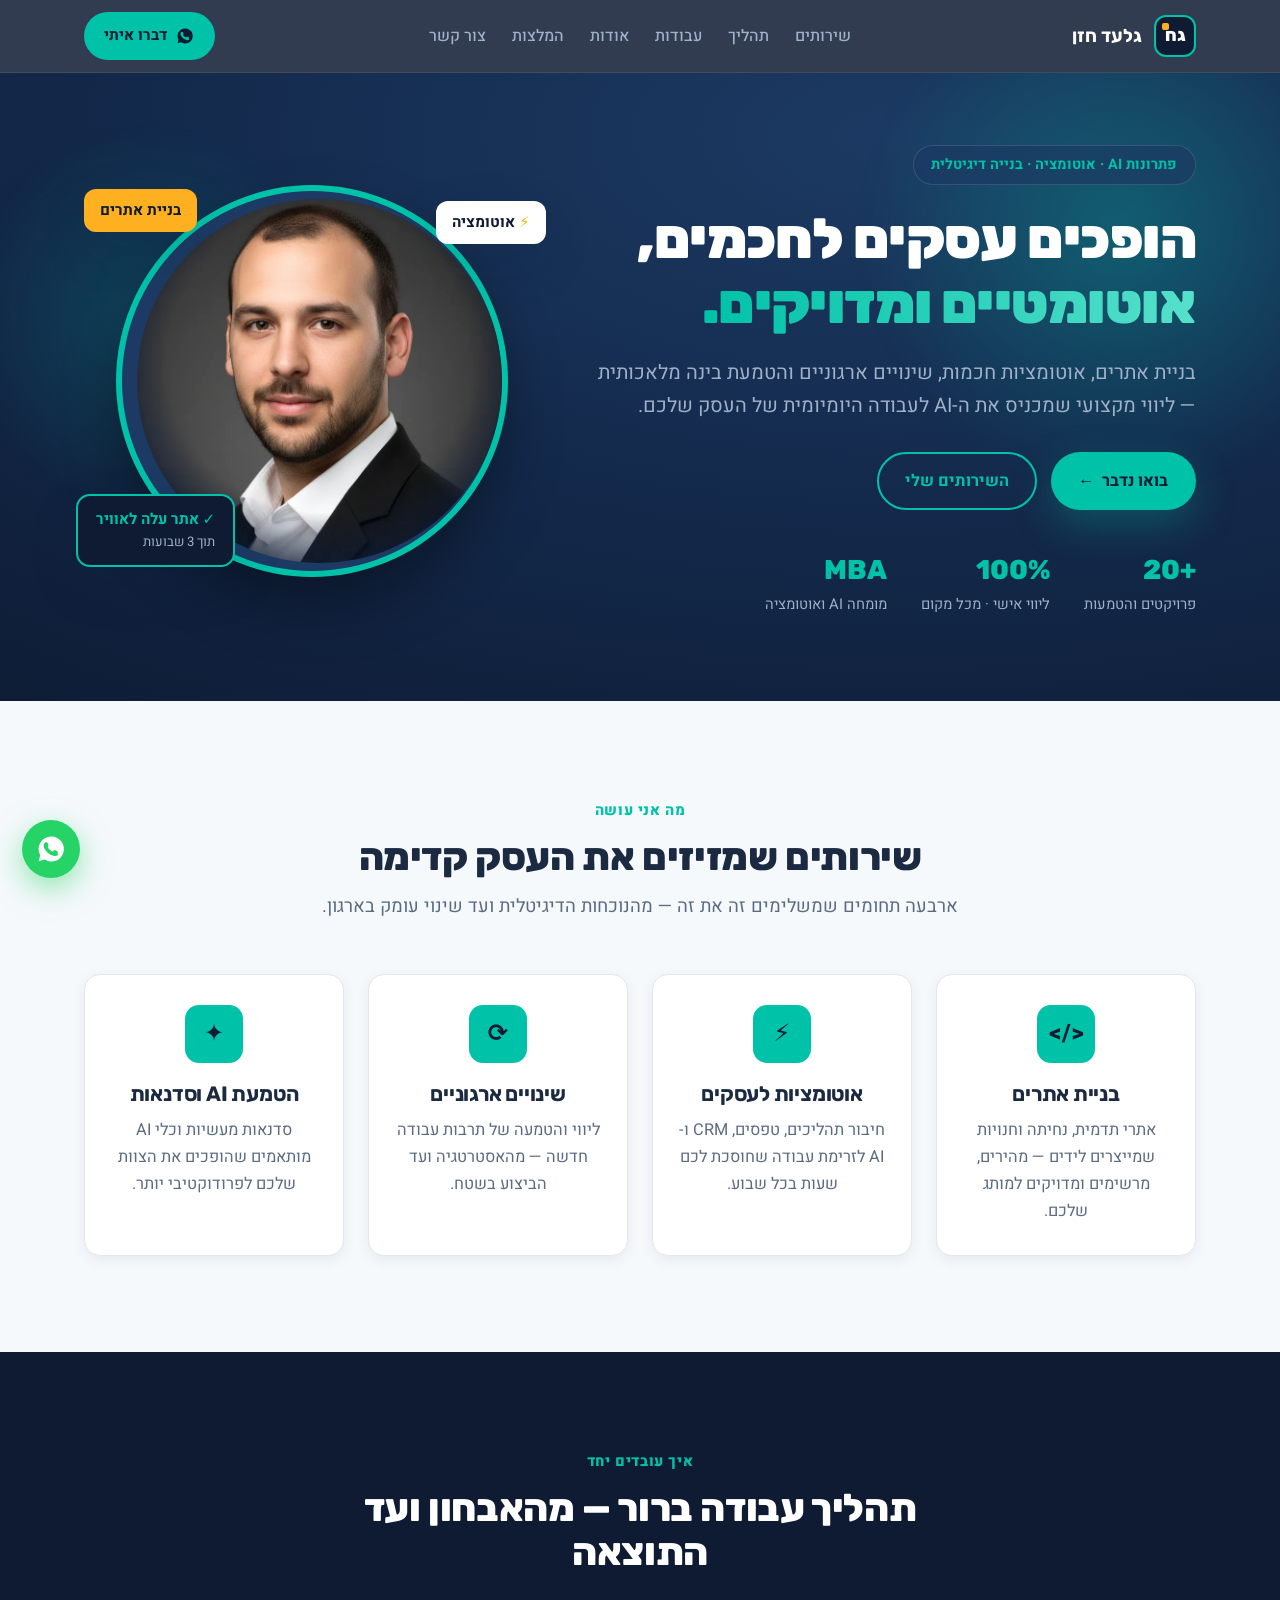
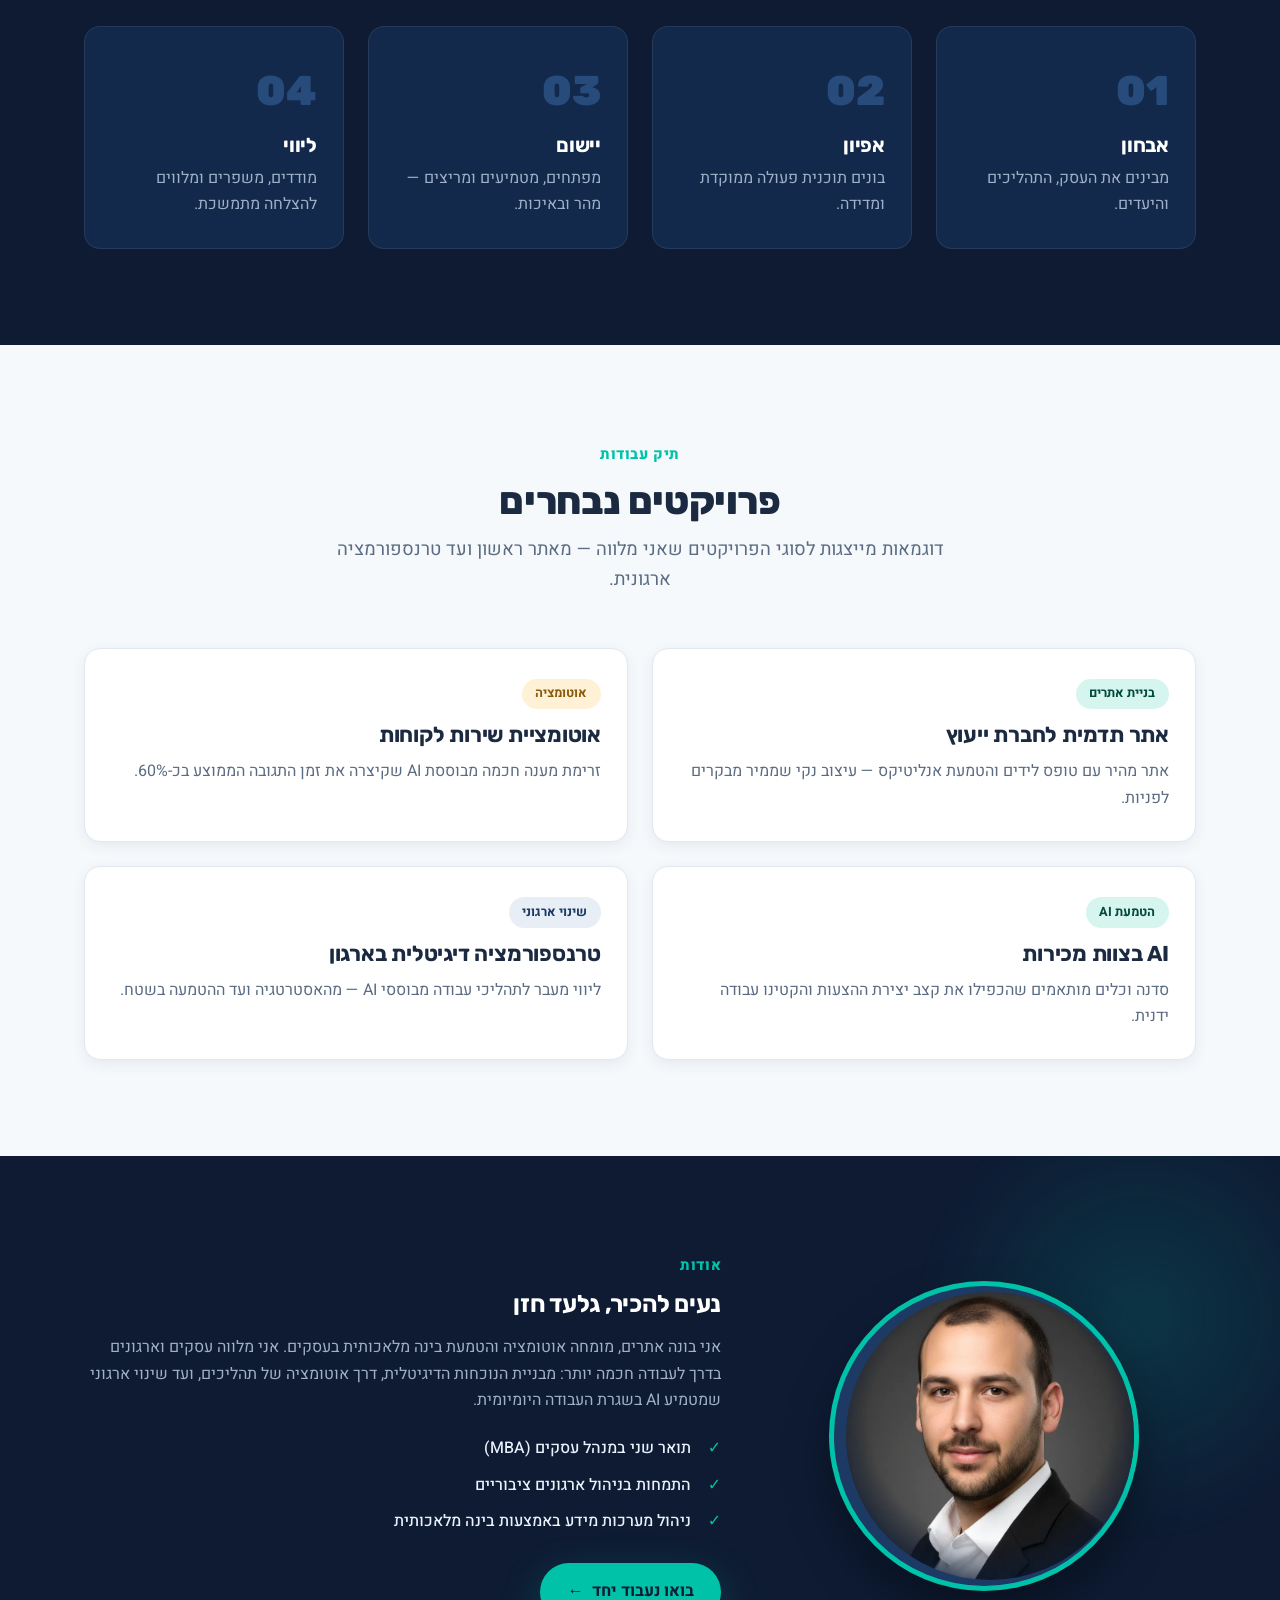
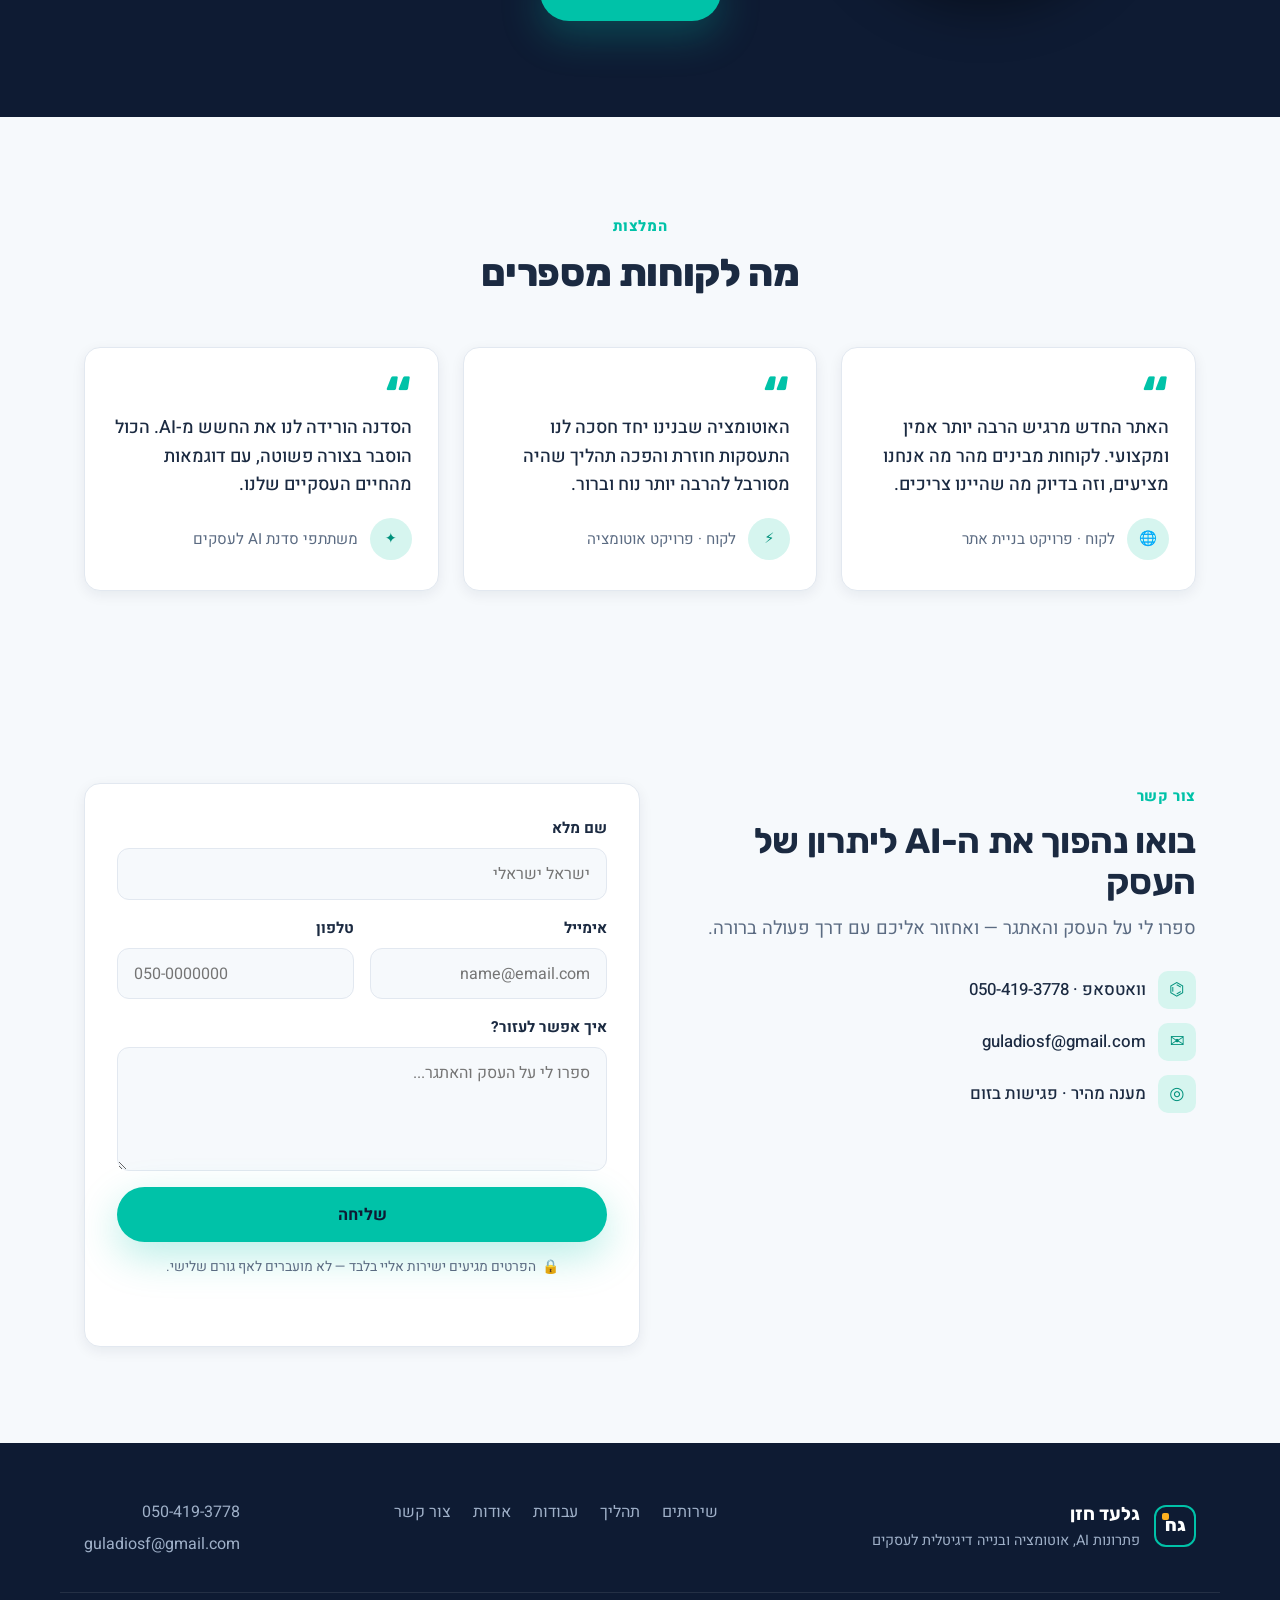
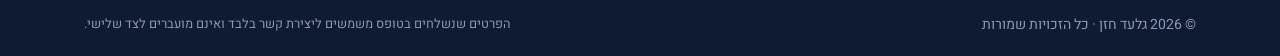
<file: index.html>
<!DOCTYPE html>
<html lang="he" dir="rtl">
<head>
  <meta charset="UTF-8" />
  <meta name="viewport" content="width=device-width, initial-scale=1.0" />
  <title>גלעד חזן · פתרונות AI, אוטומציה ובנייה דיגיטלית לעסקים</title>
  <meta name="description" content="גלעד חזן — בניית אתרים, אוטומציות לעסקים, שינויים ארגוניים והטמעת בינה מלאכותית. ליווי מקצועי שמכניס את ה-AI לעבודה היומיומית של העסק שלכם. ליווי אישי, מכל מקום." />
  <link rel="canonical" href="https://gilad-hazan.vercel.app/" />
  <meta name="robots" content="index, follow" />
  <meta name="author" content="גלעד חזן" />
  <meta name="theme-color" content="#0E1B33" />

  <!-- Open Graph / social -->
  <meta property="og:type" content="website" />
  <meta property="og:site_name" content="גלעד חזן" />
  <meta property="og:title" content="גלעד חזן · פתרונות AI ואוטומציה לעסקים" />
  <meta property="og:description" content="בניית אתרים, אוטומציות, שינויים ארגוניים והטמעת בינה מלאכותית לעסקים." />
  <meta property="og:url" content="https://gilad-hazan.vercel.app/" />
  <meta property="og:image" content="https://gilad-hazan.vercel.app/assets/og-image.jpg" />
  <meta property="og:image:width" content="1200" />
  <meta property="og:image:height" content="630" />
  <meta property="og:image:alt" content="גלעד חזן — פתרונות AI ואוטומציה לעסקים" />
  <meta property="og:locale" content="he_IL" />
  <meta name="twitter:card" content="summary_large_image" />
  <meta name="twitter:title" content="גלעד חזן · פתרונות AI ואוטומציה לעסקים" />
  <meta name="twitter:description" content="בניית אתרים, אוטומציות, שינויים ארגוניים והטמעת בינה מלאכותית לעסקים." />
  <meta name="twitter:image" content="https://gilad-hazan.vercel.app/assets/og-image.jpg" />

  <link rel="icon" type="image/png" sizes="32x32" href="assets/favicon-32.png" />
  <link rel="apple-touch-icon" sizes="180x180" href="assets/favicon-180.png" />

  <!-- Fonts: injected non-blocking by script.js; no-JS fallback below -->
  <link rel="preconnect" href="https://fonts.googleapis.com" />
  <link rel="preconnect" href="https://fonts.gstatic.com" crossorigin />
  <noscript><link rel="stylesheet" href="https://fonts.googleapis.com/css2?family=Heebo:wght@300;400;500;700;800;900&family=Rubik:wght@500;700;800;900&display=swap" /></noscript>

  <link rel="stylesheet" href="styles.css" />

  <!-- Structured data (SEO / rich results) -->
  <script type="application/ld+json">
  {
    "@context": "https://schema.org",
    "@type": "ProfessionalService",
    "name": "גלעד חזן — פתרונות AI לעסקים",
    "description": "בניית אתרים, אוטומציות לעסקים, שינויים ארגוניים והטמעת בינה מלאכותית.",
    "url": "https://gilad-hazan.vercel.app/",
    "image": "https://gilad-hazan.vercel.app/assets/og-image.jpg",
    "email": "guladiosf@gmail.com",
    "telephone": "+972-50-419-3778",
    "areaServed": "IL",
    "availableLanguage": "he",
    "priceRange": "₪₪",
    "founder": {
      "@type": "Person",
      "name": "גלעד חזן",
      "jobTitle": "יועץ ומטמיע בינה מלאכותית לעסקים"
    },
    "makesOffer": [
      { "@type": "Offer", "itemOffered": { "@type": "Service", "name": "בניית אתרים" } },
      { "@type": "Offer", "itemOffered": { "@type": "Service", "name": "אוטומציות לעסקים" } },
      { "@type": "Offer", "itemOffered": { "@type": "Service", "name": "שינויים ארגוניים" } },
      { "@type": "Offer", "itemOffered": { "@type": "Service", "name": "הטמעת AI וסדנאות" } }
    ]
  }
  </script>
</head>
<body>
  <a class="skip-link" href="#hero">דלג לתוכן</a>

  <!-- ===================== HEADER ===================== -->
  <header class="site-header" id="top">
    <div class="container header-inner">
      <a href="#hero" class="brand" aria-label="גלעד חזן — דף הבית">
        <span class="brand-mark" aria-hidden="true">גח<span class="brand-dot"></span></span>
        <span class="brand-name">גלעד חזן</span>
      </a>

      <nav class="nav" id="nav" aria-label="ניווט ראשי">
        <a href="#services">שירותים</a>
        <a href="#process">תהליך</a>
        <a href="#work">עבודות</a>
        <a href="#about">אודות</a>
        <a href="#testimonials">המלצות</a>
        <a href="#contact">צור קשר</a>
      </nav>

      <a class="btn btn-wa header-cta" href="https://wa.me/972504193778" target="_blank" rel="noopener">
        <svg viewBox="0 0 24 24" class="ic" aria-hidden="true"><path fill="currentColor" d="M12 2a10 10 0 0 0-8.6 15l-1.3 4.7 4.8-1.3A10 10 0 1 0 12 2Zm5.8 14.1c-.2.7-1.4 1.3-2 1.4-.5.1-1.1.1-1.8-.1-.4-.1-1-.3-1.7-.6-3-1.3-4.9-4.3-5-4.5-.2-.2-1.2-1.6-1.2-3 0-1.5.8-2.2 1-2.5.3-.3.6-.3.8-.3h.6c.2 0 .4 0 .7.5l.8 2c.1.2.1.4 0 .5l-.4.6c-.2.2-.3.4-.1.7.2.3.8 1.3 1.7 2 .9.7 1.6 1 1.9 1.1.2.1.4.1.6-.1l.7-.9c.2-.3.4-.2.6-.1l1.9.9c.3.1.5.2.5.4 0 .2 0 .8-.2 1.5Z"/></svg>
        דברו איתי
      </a>

      <button class="hamburger" id="hamburger" aria-label="פתיחת תפריט" aria-expanded="false" aria-controls="nav">
        <span></span><span></span><span></span>
      </button>
    </div>
  </header>

  <!-- ===================== HERO ===================== -->
  <section class="hero" id="hero">
    <div class="hero-glow hero-glow-1" aria-hidden="true"></div>
    <div class="hero-glow hero-glow-2" aria-hidden="true"></div>
    <div class="container hero-inner">
      <div class="hero-text reveal">
        <span class="eyebrow">פתרונות AI · אוטומציה · בנייה דיגיטלית</span>
        <h1>הופכים עסקים לחכמים,<br /><span class="grad">אוטומטיים ומדויקים.</span></h1>
        <p class="lead">בניית אתרים, אוטומציות חכמות, שינויים ארגוניים והטמעת בינה מלאכותית — ליווי מקצועי שמכניס את ה-AI לעבודה היומיומית של העסק שלכם.</p>
        <div class="hero-cta">
          <a class="btn btn-primary" href="#contact">בואו נדבר <span aria-hidden="true">←</span></a>
          <a class="btn btn-ghost" href="#services">השירותים שלי</a>
        </div>
        <div class="hero-stats">
          <div class="stat"><span class="stat-num">+20</span><span class="stat-label">פרויקטים והטמעות</span></div>
          <div class="stat"><span class="stat-num">100%</span><span class="stat-label">ליווי אישי · מכל מקום</span></div>
          <div class="stat"><span class="stat-num">MBA</span><span class="stat-label">מומחה AI ואוטומציה</span></div>
        </div>
      </div>

      <div class="hero-portrait reveal">
        <div class="portrait-ring">
          <picture>
            <source srcset="assets/gilad-portrait.webp" type="image/webp" />
            <img src="assets/gilad-portrait.jpg" alt="גלעד חזן — יועץ ומטמיע AI לעסקים" width="380" height="380" fetchpriority="high" decoding="async" />
          </picture>
        </div>
        <span class="float-chip chip-auto"><b aria-hidden="true">⚡</b> אוטומציה</span>
        <span class="float-chip chip-web">בניית אתרים</span>
        <div class="float-card">
          <span class="fc-title">✓ אתר עלה לאוויר</span>
          <span class="fc-sub">תוך 3 שבועות</span>
        </div>
      </div>
    </div>
  </section>

  <!-- ===================== SERVICES ===================== -->
  <section class="section section-light" id="services">
    <div class="container">
      <div class="section-head reveal">
        <span class="kicker">מה אני עושה</span>
        <h2>שירותים שמזיזים את העסק קדימה</h2>
        <p class="section-sub">ארבעה תחומים שמשלימים זה את זה — מהנוכחות הדיגיטלית ועד שינוי עומק בארגון.</p>
      </div>
      <div class="grid grid-4">
        <article class="card svc reveal">
          <span class="svc-ic" aria-hidden="true">&lt;/&gt;</span>
          <h3>בניית אתרים</h3>
          <p>אתרי תדמית, נחיתה וחנויות שמייצרים לידים — מהירים, מרשימים ומדויקים למותג שלכם.</p>
        </article>
        <article class="card svc reveal">
          <span class="svc-ic" aria-hidden="true">⚡</span>
          <h3>אוטומציות לעסקים</h3>
          <p>חיבור תהליכים, טפסים, CRM ו-AI לזרימת עבודה שחוסכת לכם שעות בכל שבוע.</p>
        </article>
        <article class="card svc reveal">
          <span class="svc-ic" aria-hidden="true">⟳</span>
          <h3>שינויים ארגוניים</h3>
          <p>ליווי והטמעה של תרבות עבודה חדשה — מהאסטרטגיה ועד הביצוע בשטח.</p>
        </article>
        <article class="card svc reveal">
          <span class="svc-ic" aria-hidden="true">✦</span>
          <h3>הטמעת AI וסדנאות</h3>
          <p>סדנאות מעשיות וכלי AI מותאמים שהופכים את הצוות שלכם לפרודוקטיבי יותר.</p>
        </article>
      </div>
    </div>
  </section>

  <!-- ===================== PROCESS ===================== -->
  <section class="section section-navy" id="process">
    <div class="container">
      <div class="section-head reveal">
        <span class="kicker">איך עובדים יחד</span>
        <h2 class="on-dark">תהליך עבודה ברור — מהאבחון ועד התוצאה</h2>
      </div>
      <div class="grid grid-4 steps">
        <div class="step reveal"><span class="step-num">01</span><h3 class="on-dark">אבחון</h3><p class="on-dark-sub">מבינים את העסק, התהליכים והיעדים.</p></div>
        <div class="step reveal"><span class="step-num">02</span><h3 class="on-dark">אפיון</h3><p class="on-dark-sub">בונים תוכנית פעולה ממוקדת ומדידה.</p></div>
        <div class="step reveal"><span class="step-num">03</span><h3 class="on-dark">יישום</h3><p class="on-dark-sub">מפתחים, מטמיעים ומריצים — מהר ובאיכות.</p></div>
        <div class="step reveal"><span class="step-num">04</span><h3 class="on-dark">ליווי</h3><p class="on-dark-sub">מודדים, משפרים ומלווים להצלחה מתמשכת.</p></div>
      </div>
    </div>
  </section>

  <!-- ===================== WORK / PORTFOLIO ===================== -->
  <section class="section section-light" id="work">
    <div class="container">
      <div class="section-head reveal">
        <span class="kicker">תיק עבודות</span>
        <h2>פרויקטים נבחרים</h2>
        <p class="section-sub">דוגמאות מייצגות לסוגי הפרויקטים שאני מלווה — מאתר ראשון ועד טרנספורמציה ארגונית.</p>
      </div>
      <div class="grid grid-2 work-grid">
        <article class="card work reveal">
          <span class="tag tag-teal">בניית אתרים</span>
          <h3>אתר תדמית לחברת ייעוץ</h3>
          <p>אתר מהיר עם טופס לידים והטמעת אנליטיקס — עיצוב נקי שממיר מבקרים לפניות.</p>
        </article>
        <article class="card work reveal">
          <span class="tag tag-amber">אוטומציה</span>
          <h3>אוטומציית שירות לקוחות</h3>
          <p>זרימת מענה חכמה מבוססת AI שקיצרה את זמן התגובה הממוצע בכ-60%.</p>
        </article>
        <article class="card work reveal">
          <span class="tag tag-teal">הטמעת AI</span>
          <h3>AI בצוות מכירות</h3>
          <p>סדנה וכלים מותאמים שהכפילו את קצב יצירת ההצעות והקטינו עבודה ידנית.</p>
        </article>
        <article class="card work reveal">
          <span class="tag tag-navy">שינוי ארגוני</span>
          <h3>טרנספורמציה דיגיטלית בארגון</h3>
          <p>ליווי מעבר לתהליכי עבודה מבוססי AI — מהאסטרטגיה ועד ההטמעה בשטח.</p>
        </article>
      </div>
    </div>
  </section>

  <!-- ===================== ABOUT ===================== -->
  <section class="section section-navy about" id="about">
    <div class="hero-glow about-glow" aria-hidden="true"></div>
    <div class="container about-inner">
      <div class="about-portrait reveal">
        <div class="portrait-ring sm">
          <picture>
            <source srcset="assets/gilad-portrait.webp" type="image/webp" />
            <img src="assets/gilad-portrait.jpg" alt="גלעד חזן" width="300" height="300" loading="lazy" decoding="async" />
          </picture>
        </div>
      </div>
      <div class="about-text reveal">
        <span class="kicker">אודות</span>
        <h2 class="on-dark">נעים להכיר, גלעד חזן</h2>
        <p class="on-dark-sub">אני בונה אתרים, מומחה אוטומציה והטמעת בינה מלאכותית בעסקים. אני מלווה עסקים וארגונים בדרך לעבודה חכמה יותר: מבניית הנוכחות הדיגיטלית, דרך אוטומציה של תהליכים, ועד שינוי ארגוני שמטמיע AI בשגרת העבודה היומיומית.</p>
        <ul class="cred">
          <li>תואר שני במנהל עסקים (MBA)</li>
          <li>התמחות בניהול ארגונים ציבוריים</li>
          <li>ניהול מערכות מידע באמצעות בינה מלאכותית</li>
        </ul>
        <a class="btn btn-primary" href="#contact">בואו נעבוד יחד <span aria-hidden="true">←</span></a>
      </div>
    </div>
  </section>

  <!-- ===================== TESTIMONIALS ===================== -->
  <section class="section section-light" id="testimonials">
    <div class="container">
      <div class="section-head reveal">
        <span class="kicker">המלצות</span>
        <h2>מה לקוחות מספרים</h2>
      </div>
      <div class="grid grid-3">
        <figure class="card quote reveal">
          <blockquote>האתר החדש מרגיש הרבה יותר אמין ומקצועי. לקוחות מבינים מהר מה אנחנו מציעים, וזה בדיוק מה שהיינו צריכים.</blockquote>
          <figcaption><span class="av" aria-hidden="true">🌐</span><span>לקוח · פרויקט בניית אתר</span></figcaption>
        </figure>
        <figure class="card quote reveal">
          <blockquote>האוטומציה שבנינו יחד חסכה לנו התעסקות חוזרת והפכה תהליך שהיה מסורבל להרבה יותר נוח וברור.</blockquote>
          <figcaption><span class="av" aria-hidden="true">⚡</span><span>לקוח · פרויקט אוטומציה</span></figcaption>
        </figure>
        <figure class="card quote reveal">
          <blockquote>הסדנה הורידה לנו את החשש מ-AI. הכול הוסבר בצורה פשוטה, עם דוגמאות מהחיים העסקיים שלנו.</blockquote>
          <figcaption><span class="av" aria-hidden="true">✦</span><span>משתתפי סדנת AI לעסקים</span></figcaption>
        </figure>
      </div>
    </div>
  </section>

  <!-- ===================== CONTACT ===================== -->
  <section class="section section-light contact" id="contact">
    <div class="container contact-inner">
      <div class="contact-text reveal">
        <span class="kicker">צור קשר</span>
        <h2>בואו נהפוך את ה-AI ליתרון של העסק</h2>
        <p class="section-sub">ספרו לי על העסק והאתגר — ואחזור אליכם עם דרך פעולה ברורה.</p>
        <ul class="contact-list">
          <li><a href="https://wa.me/972504193778" target="_blank" rel="noopener"><span class="ci">⌬</span> וואטסאפ · 050-419-3778</a></li>
          <li><a href="mailto:guladiosf@gmail.com"><span class="ci">✉</span> guladiosf@gmail.com</a></li>
          <li><span class="ci">◎</span> מענה מהיר · פגישות בזום</li>
        </ul>
      </div>

      <form class="contact-form card reveal" id="contactForm" action="https://api.web3forms.com/submit" method="POST">
        <input type="hidden" name="access_key" value="257fe520-9a27-4e90-9a9b-9b48a3052e56" />
        <input type="hidden" name="subject" value="פנייה חדשה מהאתר — גלעד חזן" />
        <input type="hidden" name="from_name" value="אתר גלעד חזן" />
        <input type="checkbox" name="botcheck" tabindex="-1" autocomplete="off" style="display:none" aria-hidden="true" />
        <div class="field">
          <label for="name">שם מלא</label>
          <input type="text" id="name" name="name" required autocomplete="name" placeholder="ישראל ישראלי" />
        </div>
        <div class="field-row">
          <div class="field">
            <label for="email">אימייל</label>
            <input type="email" id="email" name="email" required autocomplete="email" placeholder="name@email.com" />
          </div>
          <div class="field">
            <label for="phone">טלפון</label>
            <input type="tel" id="phone" name="phone" autocomplete="tel" inputmode="tel" placeholder="050-0000000" />
          </div>
        </div>
        <div class="field">
          <label for="message">איך אפשר לעזור?</label>
          <textarea id="message" name="message" rows="4" required placeholder="ספרו לי על העסק והאתגר..."></textarea>
        </div>
        <button type="submit" class="btn btn-primary btn-block" id="submitBtn">שליחה</button>
        <p class="form-note"><span aria-hidden="true">🔒</span> הפרטים מגיעים ישירות אליי בלבד — לא מועברים לאף גורם שלישי.</p>
        <p class="form-status" id="formStatus" role="status" aria-live="polite"></p>
      </form>
    </div>
  </section>

  <!-- ===================== FOOTER ===================== -->
  <footer class="site-footer">
    <div class="container footer-inner">
      <div class="footer-brand">
        <span class="brand-mark" aria-hidden="true">גח<span class="brand-dot"></span></span>
        <div>
          <span class="brand-name">גלעד חזן</span>
          <span class="footer-tag">פתרונות AI, אוטומציה ובנייה דיגיטלית לעסקים</span>
        </div>
      </div>
      <nav class="footer-nav" aria-label="ניווט תחתון">
        <a href="#services">שירותים</a>
        <a href="#process">תהליך</a>
        <a href="#work">עבודות</a>
        <a href="#about">אודות</a>
        <a href="#contact">צור קשר</a>
      </nav>
      <div class="footer-contact">
        <a href="https://wa.me/972504193778" target="_blank" rel="noopener">050-419-3778</a>
        <a href="mailto:guladiosf@gmail.com">guladiosf@gmail.com</a>
      </div>
    </div>
    <div class="container footer-bottom">
      <span>© <span id="year"></span> גלעד חזן · כל הזכויות שמורות</span>
      <span class="footer-privacy">הפרטים שנשלחים בטופס משמשים ליצירת קשר בלבד ואינם מועברים לצד שלישי.</span>
    </div>
  </footer>

  <!-- WhatsApp invite bubble -->
  <div class="wa-bubble" id="waBubble" hidden>
    <button class="wb-close" id="waBubbleClose" type="button" aria-label="סגירת ההודעה">✕</button>
    <a href="https://wa.me/972504193778" target="_blank" rel="noopener">
      <span class="wb-title">רוצים עסק חכם יותר?</span>
      <span class="wb-sub">לחצו לשיחה מהירה בוואטסאפ ←</span>
    </a>
  </div>

  <!-- Floating WhatsApp -->
  <a class="wa-float" href="https://wa.me/972504193778" target="_blank" rel="noopener" aria-label="וואטסאפ">
    <svg viewBox="0 0 24 24" aria-hidden="true"><path fill="currentColor" d="M12 2a10 10 0 0 0-8.6 15l-1.3 4.7 4.8-1.3A10 10 0 1 0 12 2Zm5.8 14.1c-.2.7-1.4 1.3-2 1.4-.5.1-1.1.1-1.8-.1-.4-.1-1-.3-1.7-.6-3-1.3-4.9-4.3-5-4.5-.2-.2-1.2-1.6-1.2-3 0-1.5.8-2.2 1-2.5.3-.3.6-.3.8-.3h.6c.2 0 .4 0 .7.5l.8 2c.1.2.1.4 0 .5l-.4.6c-.2.2-.3.4-.1.7.2.3.8 1.3 1.7 2 .9.7 1.6 1 1.9 1.1.2.1.4.1.6-.1l.7-.9c.2-.3.4-.2.6-.1l1.9.9c.3.1.5.2.5.4 0 .2 0 .8-.2 1.5Z"/></svg>
  </a>

  <script src="script.js"></script>
</body>
</html>
</file>
<file: styles.css>
/* ===================== Brand tokens ===================== */
:root{
  --navy-900:#0E1B33; --navy-800:#13294B; --navy-700:#1C3A63; --navy-600:#274B7A;
  --teal:#00C2A8; --teal-dk:#00917C; --teal-soft:#D6F5EF;
  --amber:#FFB020; --amber-dk:#E0961A;
  --ink:#1B2A41; --sub:#5B6B82; --faint:#94A3B8; --line:#E2E8F0;
  --surface:#F6F9FC; --white:#FFFFFF;
  --on-navy:#EAF1FB; --on-navy-sub:#9FB0C8;
  --maxw:1160px; --radius:16px; --pad:96px;
  --shadow-sm:0 4px 14px rgba(14,27,51,.07);
  --shadow-md:0 18px 50px rgba(14,27,51,.14);
  --shadow-teal:0 14px 40px rgba(0,194,168,.28);
}
*{box-sizing:border-box;margin:0;padding:0}
html{scroll-behavior:smooth;scroll-padding-top:84px}
body{
  font-family:"Heebo",system-ui,Arial,sans-serif;
  color:var(--ink);background:var(--white);line-height:1.65;
  -webkit-font-smoothing:antialiased;overflow-x:hidden;
}
.container{max-width:var(--maxw);margin-inline:auto;padding-inline:24px}
h1,h2,h3{font-family:"Rubik","Heebo",sans-serif;line-height:1.15;letter-spacing:-.01em}
a{color:inherit;text-decoration:none}
img{max-width:100%;display:block}

/* ===================== Buttons ===================== */
.btn{
  display:inline-flex;align-items:center;gap:8px;justify-content:center;
  font-family:"Heebo",sans-serif;font-weight:700;font-size:1.02rem;
  padding:.85rem 1.6rem;border-radius:999px;border:2px solid transparent;
  cursor:pointer;transition:transform .15s ease,box-shadow .2s ease,background .2s ease,color .2s ease;
}
.btn:active{transform:scale(.97)}
.btn-primary{background:var(--teal);color:var(--navy-900);box-shadow:var(--shadow-teal)}
.btn-primary:hover{background:#00d9bb;transform:translateY(-2px)}
.btn-ghost{border-color:var(--teal);color:var(--teal)}
.btn-ghost:hover{background:rgba(0,194,168,.10)}
.btn-block{width:100%}
.btn-wa{background:var(--teal);color:var(--navy-900);padding:.6rem 1.15rem;font-size:.95rem}
.btn-wa:hover{background:#00d9bb}
.btn-wa .ic{width:18px;height:18px}

/* ===================== Header ===================== */
.site-header{
  position:sticky;top:0;z-index:50;background:rgba(14,27,51,.85);
  backdrop-filter:blur(12px);border-bottom:1px solid rgba(255,255,255,.08);
  transition:background .3s ease,box-shadow .3s ease;
}
.site-header.scrolled{background:rgba(14,27,51,.97);box-shadow:0 8px 30px rgba(0,0,0,.25)}
.header-inner{display:flex;align-items:center;justify-content:space-between;gap:20px;height:72px;position:relative}
.brand{display:flex;align-items:center;gap:12px}
.brand-mark{
  position:relative;display:grid;place-items:center;width:42px;height:42px;border-radius:12px;
  background:var(--navy-900);border:2.5px solid var(--teal);color:#fff;font-weight:800;
  font-family:"Rubik",sans-serif;font-size:1.1rem;flex:none;
}
.brand-dot{position:absolute;top:6px;left:6px;width:7px;height:7px;border-radius:2px;background:var(--amber)}
.brand-name{color:#fff;font-weight:700;font-family:"Rubik",sans-serif;font-size:1.15rem}
.nav{display:flex;gap:26px;position:absolute;left:50%;top:50%;transform:translate(-50%,-50%)}
.nav a{color:var(--on-navy-sub);font-weight:500;font-size:1rem;position:relative;padding:4px 0;transition:color .2s}
.nav a::after{content:"";position:absolute;inset-inline:0;bottom:-2px;height:2px;background:var(--teal);transform:scaleX(0);transition:transform .2s}
.nav a:hover{color:#fff}.nav a:hover::after{transform:scaleX(1)}
.hamburger{display:none;flex-direction:column;align-items:center;justify-content:center;gap:5px;background:none;border:0;cursor:pointer;padding:8px;min-width:44px;min-height:44px}
.hamburger span{width:24px;height:2px;background:#fff;border-radius:2px;transition:.25s}
.hamburger.open span:nth-child(1){transform:translateY(7px) rotate(45deg)}
.hamburger.open span:nth-child(2){opacity:0}
.hamburger.open span:nth-child(3){transform:translateY(-7px) rotate(-45deg)}

/* ===================== Hero ===================== */
.hero{position:relative;background:radial-gradient(120% 120% at 70% 10%,var(--navy-700),var(--navy-800) 50%,var(--navy-900));overflow:hidden}
.hero-glow{position:absolute;border-radius:50%;filter:blur(10px);pointer-events:none}
.hero-glow-1{width:560px;height:560px;background:radial-gradient(circle,rgba(0,194,168,.30),transparent 65%);top:-120px;inset-inline-start:-120px}
.hero-glow-2{width:420px;height:420px;background:radial-gradient(circle,rgba(0,194,168,.18),transparent 65%);top:40px;inset-inline-end:-60px}
.hero-inner{position:relative;display:grid;grid-template-columns:1.15fr .85fr;gap:40px;align-items:center;padding:72px 24px 84px}
.eyebrow{display:inline-block;background:rgba(28,58,99,.7);border:1px solid rgba(255,255,255,.12);color:var(--teal);font-weight:700;font-size:.9rem;padding:.45rem 1.1rem;border-radius:999px;margin-bottom:22px}
.hero-text h1{color:#fff;font-size:3.5rem;font-weight:900;margin-bottom:20px}
.grad{background:linear-gradient(90deg,var(--teal),#56e0cb);-webkit-background-clip:text;background-clip:text;color:transparent}
.lead{color:var(--on-navy-sub);font-size:1.25rem;max-width:33em;margin-bottom:30px}
.hero-cta{display:flex;gap:14px;flex-wrap:wrap;margin-bottom:38px}
.hero-stats{display:flex;gap:34px;flex-wrap:wrap}
.stat{display:flex;flex-direction:column}
.stat-num{font-family:"Rubik",sans-serif;font-weight:800;font-size:1.7rem;color:var(--teal)}
.stat-label{color:var(--on-navy-sub);font-size:.92rem}

.hero-portrait{position:relative;display:grid;place-items:center;min-height:420px}
.portrait-ring{position:relative;width:380px;height:380px;border-radius:50%;background:var(--navy-700);
  display:grid;place-items:center;box-shadow:0 0 0 6px var(--teal),0 30px 60px rgba(0,0,0,.4)}
.portrait-ring img{width:96%;height:96%;border-radius:50%;object-fit:cover}
.portrait-ring.sm{width:300px;height:300px;box-shadow:0 0 0 5px var(--teal),0 24px 50px rgba(0,0,0,.4)}
.float-chip{position:absolute;font-weight:700;font-size:.95rem;padding:.55rem 1rem;border-radius:12px;box-shadow:var(--shadow-md)}
.float-chip b{color:var(--amber)}
.chip-auto{background:#fff;color:var(--navy-900);top:30px;inset-inline-start:-6px}
.chip-web{background:var(--amber);color:var(--navy-900);top:18px;inset-inline-end:0}
.float-card{position:absolute;bottom:24px;inset-inline-end:-8px;background:var(--navy-900);border:2px solid var(--teal);
  border-radius:14px;padding:.7rem 1.1rem;display:flex;flex-direction:column;box-shadow:var(--shadow-md)}
.fc-title{color:var(--teal);font-weight:700;font-size:.95rem}
.fc-sub{color:var(--on-navy-sub);font-size:.82rem}

/* ===================== Sections ===================== */
.section{padding:var(--pad) 0}
.section-light{background:var(--surface)}
.section-navy{position:relative;background:var(--navy-900);overflow:hidden}
.section-head{text-align:center;max-width:42em;margin:0 auto 52px}
.kicker{display:inline-block;color:var(--teal);font-weight:800;font-size:.92rem;letter-spacing:.04em;margin-bottom:12px}
.section-head h2{font-size:2.4rem;font-weight:800;color:var(--ink)}
.section-head h2.on-dark{color:#fff}
.section-sub{color:var(--sub);font-size:1.15rem;margin-top:12px}
.on-dark{color:#fff}.on-dark-sub{color:var(--on-navy-sub)}

.grid{display:grid;gap:24px}
.grid-2{grid-template-columns:repeat(2,1fr)}
.grid-3{grid-template-columns:repeat(3,1fr)}
.grid-4{grid-template-columns:repeat(4,1fr)}

.card{background:#fff;border:1px solid var(--line);border-radius:var(--radius);padding:30px 26px;box-shadow:var(--shadow-sm);transition:transform .2s ease,box-shadow .2s ease}
.card:hover{transform:translateY(-5px);box-shadow:var(--shadow-md)}

/* Services */
.svc-ic{display:grid;place-items:center;width:58px;height:58px;border-radius:14px;background:var(--teal);
  color:var(--navy-900);font-size:1.5rem;font-weight:800;margin:0 auto 20px}
.svc{text-align:center}
.svc h3{font-size:1.3rem;margin-bottom:10px;color:var(--ink)}
.svc p{color:var(--sub);font-size:1.02rem}

/* Process steps */
.steps .step{background:var(--navy-800);border:1px solid rgba(255,255,255,.08);border-radius:var(--radius);padding:30px 26px;position:relative;transition:transform .2s,border-color .2s}
.steps .step:hover{transform:translateY(-5px);border-color:var(--teal)}
.step-num{font-family:"Rubik",sans-serif;font-weight:900;font-size:2.6rem;color:var(--navy-600);display:block;margin-bottom:8px}
.step h3{font-size:1.25rem;margin-bottom:8px}

/* Work */
.work-grid{gap:24px}
.work h3{font-size:1.35rem;margin:14px 0 10px;color:var(--ink)}
.work p{color:var(--sub)}
.tag{display:inline-block;font-weight:700;font-size:.8rem;padding:.3rem .85rem;border-radius:999px}
.tag-teal{background:var(--teal-soft);color:#034A3F}
.tag-amber{background:#FFF1D6;color:#8A5A0E}
.tag-navy{background:#E8EEF6;color:var(--navy-700)}

/* About */
.about-inner{display:grid;grid-template-columns:.8fr 1.2fr;gap:50px;align-items:center;position:relative;z-index:2}
.about-glow{width:480px;height:480px;background:radial-gradient(circle,rgba(0,194,168,.16),transparent 65%);top:-80px;inset-inline-start:-100px}
.about-portrait{display:grid;place-items:center}
.about-text h2{margin-bottom:16px}
.cred{list-style:none;display:flex;flex-direction:column;gap:10px;margin:22px 0 28px}
.cred li{color:var(--on-navy);font-weight:500;padding-inline-start:30px;position:relative}
.cred li::before{content:"✓";position:absolute;inset-inline-start:0;color:var(--teal);font-weight:800}

/* Testimonials */
.quote{display:flex;flex-direction:column;gap:18px}
.quote blockquote{font-size:1.12rem;color:var(--ink);font-weight:500;line-height:1.6}
.quote blockquote::before{content:"\201C";display:block;color:var(--teal);font-family:"Rubik",Georgia,serif;font-weight:700;font-size:3.4rem;line-height:.7;height:30px;margin-bottom:6px}
.quote figcaption{display:flex;align-items:center;gap:12px;color:var(--sub);font-size:.95rem}
.av{display:grid;place-items:center;width:42px;height:42px;border-radius:50%;background:var(--teal-soft);color:var(--teal-dk);font-weight:800;font-size:.9rem;flex:none}

/* Contact */
.contact-inner{display:grid;grid-template-columns:1fr 1.1fr;gap:50px;align-items:start}
.contact-text h2{font-size:2.2rem;color:var(--ink);margin-bottom:10px}
.contact-list{list-style:none;margin-top:26px;display:flex;flex-direction:column;gap:14px}
.contact-list a,.contact-list li{display:flex;align-items:center;gap:12px;color:var(--ink);font-weight:500;font-size:1.05rem}
.contact-list a:hover{color:var(--teal-dk)}
.ci{display:grid;place-items:center;width:38px;height:38px;border-radius:10px;background:var(--teal-soft);color:var(--teal-dk);font-size:1.1rem;flex:none}
.contact-form{display:flex;flex-direction:column;gap:16px;padding:32px}
.field{display:flex;flex-direction:column;gap:7px}
.field-row{display:grid;grid-template-columns:1fr 1fr;gap:16px}
.field label{font-weight:700;font-size:.95rem;color:var(--ink)}
.field input,.field textarea{
  font-family:"Heebo",sans-serif;font-size:1rem;color:var(--ink);background:var(--surface);
  border:1.5px solid var(--line);border-radius:12px;padding:.8rem 1rem;transition:border-color .2s,box-shadow .2s;
}
.field input:focus,.field textarea:focus{outline:none;border-color:var(--teal);box-shadow:0 0 0 3px rgba(0,194,168,.18)}
.field textarea{resize:vertical}
.form-status{font-weight:700;font-size:.98rem;min-height:1.2em;text-align:center}
.form-status.ok{color:#00695B}.form-status.err{color:#C0392B}

/* Footer */
.site-footer{background:var(--navy-900);color:var(--on-navy-sub);padding-top:56px}
.footer-inner{display:flex;flex-wrap:wrap;gap:30px;justify-content:space-between;align-items:flex-start;padding-bottom:34px;border-bottom:1px solid rgba(255,255,255,.09)}
.footer-brand{display:flex;align-items:center;gap:14px}
.footer-tag{display:block;font-size:.9rem;color:var(--on-navy-sub);max-width:22em}
.footer-nav{display:flex;gap:22px;flex-wrap:wrap}
.footer-nav a:hover,.footer-contact a:hover{color:var(--teal)}
.footer-contact{display:flex;flex-direction:column;gap:6px}
.footer-bottom{padding:20px 24px;font-size:.88rem;color:#8A9AB4;display:flex;flex-wrap:wrap;gap:6px 18px;justify-content:space-between;align-items:center}

/* Floating WhatsApp — pinned to the physical LEFT corner (RTL-safe) */
.wa-float{position:fixed;bottom:22px;left:22px;right:auto;z-index:60;width:58px;height:58px;border-radius:50%;
  background:#25D366;color:#fff;display:grid;place-items:center;box-shadow:0 10px 30px rgba(37,211,102,.5);transition:transform .2s}
.wa-float:hover{transform:scale(1.08)}
.wa-float svg{width:30px;height:30px}

/* WhatsApp invite bubble */
.wa-bubble{position:fixed;bottom:94px;left:18px;z-index:60;max-width:240px;background:#fff;border:2px solid var(--teal);
  border-radius:16px;padding:14px 16px;box-shadow:var(--shadow-md);
  opacity:0;transform:translateY(8px);pointer-events:none;transition:opacity .35s ease,transform .35s ease}
.wa-bubble.show{opacity:1;transform:none;pointer-events:auto}
.wa-bubble::after{content:"";position:absolute;bottom:-9px;left:34px;width:16px;height:16px;background:#fff;
  border-left:2px solid var(--teal);border-bottom:2px solid var(--teal);transform:rotate(-45deg)}
.wa-bubble a{display:block;color:var(--navy-900);text-decoration:none}
.wa-bubble .wb-title{display:block;font-weight:800;font-size:1rem;line-height:1.4;margin-bottom:2px}
.wa-bubble .wb-sub{display:block;color:var(--teal-dk);font-weight:600;font-size:.86rem}
.wa-bubble .wb-close{position:absolute;top:-11px;inset-inline-end:-11px;width:26px;height:26px;border-radius:50%;
  border:0;cursor:pointer;background:var(--navy-900);color:#fff;font-size:.85rem;line-height:1;display:grid;place-items:center;
  box-shadow:0 3px 10px rgba(14,27,51,.35)}
.wa-bubble .wb-close:hover{background:var(--navy-700)}
@media(max-width:640px){.wa-bubble{max-width:200px;bottom:90px;left:14px}}
@media(prefers-reduced-motion:reduce){.wa-bubble{transition:none}}

/* ===================== Accessibility ===================== */
.skip-link{position:absolute;top:-70px;inset-inline-start:16px;z-index:100;background:var(--teal);color:var(--navy-900);
  font-weight:700;padding:.6rem 1.2rem;border-radius:0 0 12px 12px;transition:top .2s ease}
.skip-link:focus{top:0}
a:focus-visible,button:focus-visible,.btn:focus-visible,[tabindex]:focus-visible{
  outline:3px solid var(--teal);outline-offset:3px;border-radius:6px}
.wa-float:focus-visible,.brand-mark:focus-visible{outline-offset:4px}
@media(prefers-reduced-motion:reduce){
  *,*::before,*::after{animation-duration:.001ms!important;transition-duration:.001ms!important;scroll-behavior:auto!important}
}

/* Contact form privacy note */
.form-note{font-size:.86rem;color:var(--sub);text-align:center;margin:-2px 0 0;display:flex;align-items:center;justify-content:center;gap:6px}
.footer-privacy{font-size:.8rem;color:#8A9AB4}

/* Reveal animation — content is visible by default; only hidden when JS is active
   (progressive enhancement), so the page never depends on JS to show content. */
.reveal{opacity:1;transform:none;transition:opacity .7s ease,transform .7s ease}
html.js .reveal{opacity:0;transform:translateY(26px)}
html.js .reveal.in{opacity:1;transform:none}
@media(prefers-reduced-motion:reduce){html.js .reveal{opacity:1;transform:none}}

/* ===================== Responsive ===================== */
@media(max-width:980px){
  :root{--pad:68px}
  .hero-text h1{font-size:2.8rem}
  .hero-inner{grid-template-columns:1fr;gap:10px;padding-top:48px}
  .hero-portrait{order:-1;min-height:340px}
  .portrait-ring{width:300px;height:300px}
  .grid-4{grid-template-columns:repeat(2,1fr)}
  .about-inner{grid-template-columns:1fr;gap:30px;text-align:center}
  .about-portrait{order:-1}.cred{align-items:center}.cred li{text-align:start}
  .contact-inner{grid-template-columns:1fr;gap:34px}
}
@media(max-width:640px){
  .nav{position:fixed;inset:72px 0 auto 0;flex-direction:column;gap:0;background:var(--navy-900);
    border-bottom:1px solid rgba(255,255,255,.1);padding:8px 24px 18px;margin:0;
    transform:translateY(-130%);transition:transform .3s ease;box-shadow:0 20px 40px rgba(0,0,0,.4)}
  .nav.open{transform:none}
  .nav a{padding:14px 0;border-bottom:1px solid rgba(255,255,255,.06);font-size:1.1rem}
  .hamburger{display:flex}
  .header-cta{display:none}
  .hero-text h1{font-size:2.3rem}
  .lead{font-size:1.1rem}
  .grid-2,.grid-3,.grid-4{grid-template-columns:1fr}
  .field-row{grid-template-columns:1fr}
  .section-head h2{font-size:1.9rem}
  .hero-stats{gap:22px}
}
</file>
